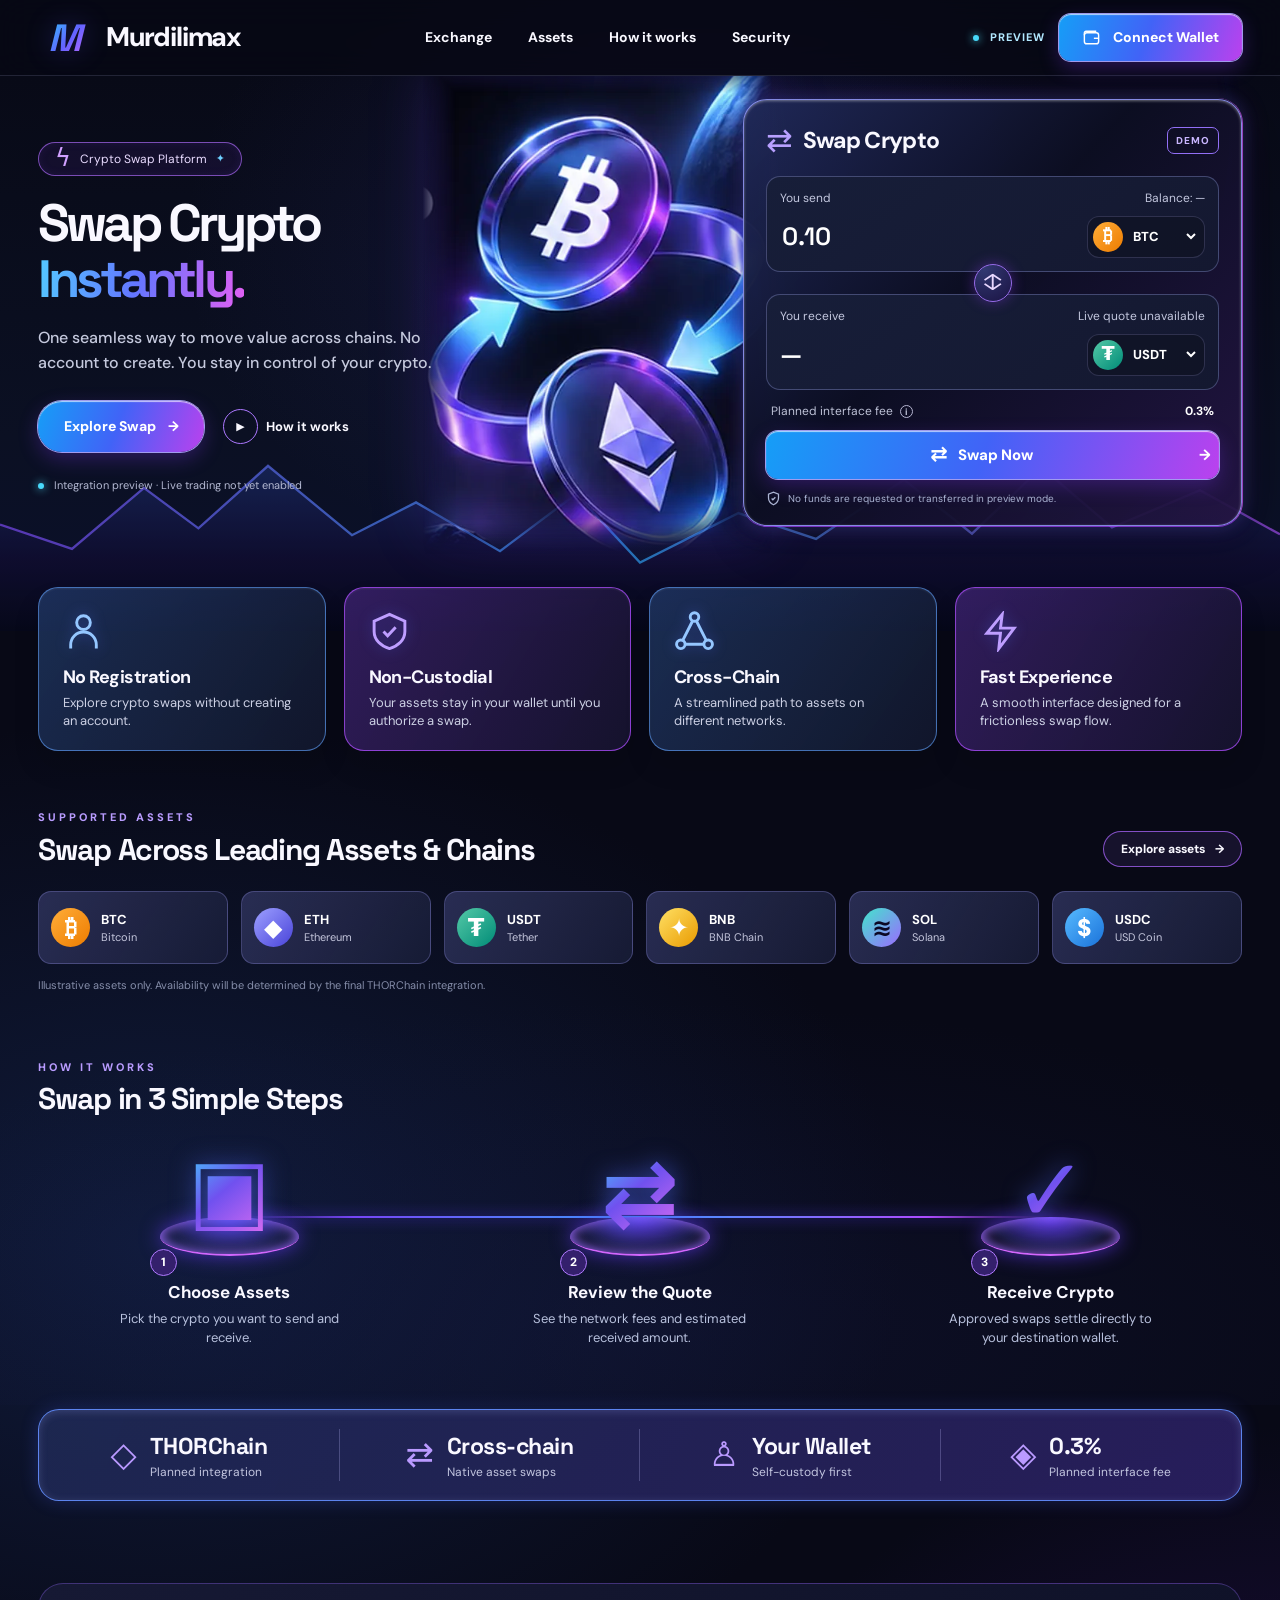
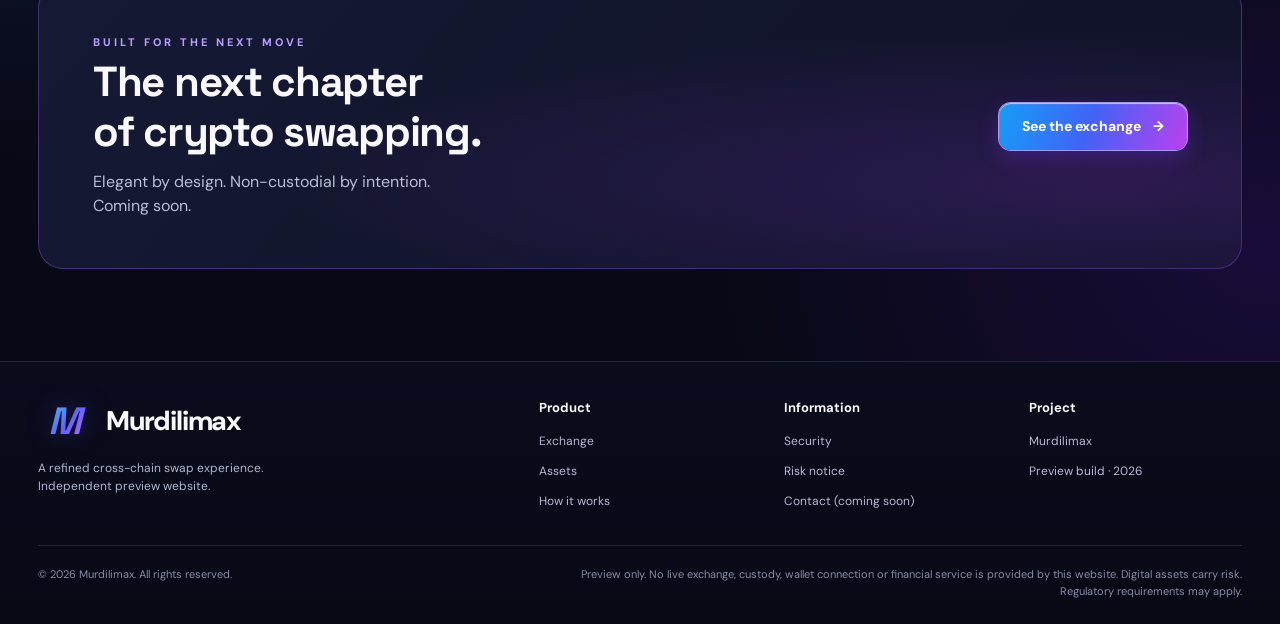
<file: index.html>
<!DOCTYPE html>
<html lang="en">
<head>
  <meta charset="UTF-8" />
  <meta name="viewport" content="width=device-width, initial-scale=1" />
  <meta name="theme-color" content="#070815" />
  <meta name="description" content="Murdilimax Swap — a premium non-custodial cross-chain crypto swap experience. Preview mode. Powered by future THORChain integration." />
  <title>Murdilimax — Cross-chain crypto swaps</title>
  <link rel="icon" href="[data-uri]" type="image/svg+xml" />
  <link rel="preconnect" href="https://fonts.googleapis.com" />
  <link rel="preconnect" href="https://fonts.gstatic.com" crossorigin />
  <link href="https://fonts.googleapis.com/css2?family=DM+Sans:wght@400;500;600;700;800&family=Space+Grotesk:wght@400;500;600;700&display=swap" rel="stylesheet" />
  <style>:root{--bg:#080916;--bg2:#0c1023;--text:#f9f8ff;--muted:#b9bdd5;--stroke:rgba(165,150,239,.32);--purple:#ae5dff;--blue:#36b8ff;--cyan:#47cfff;--r:22px}*{box-sizing:border-box}html{scroll-behavior:smooth}body{margin:0;color:var(--text);background:radial-gradient(ellipse 1000px 700px at 12% 56%,#101b3b 0%,transparent 75%),radial-gradient(ellipse 800px 600px at 100% 83%,#1a0c39 0%,transparent 70%),var(--bg);font-family:'DM Sans',system-ui,-apple-system,sans-serif;line-height:1.5;overflow-x:hidden}a{color:inherit;text-decoration:none}button,input,select{font:inherit}button{cursor:pointer}button:focus-visible,select:focus-visible,input:focus-visible,a:focus-visible{outline:2px solid #7dd7ff;outline-offset:4px}p,h1,h2,h3{margin-top:0}.container{width:min(1240px,calc(100% - 76px));margin-inline:auto}.site-glow{position:absolute;top:0;left:0;width:100%;height:950px;background:radial-gradient(ellipse 46% 36% at 54% 21%,rgba(89,56,213,.17),transparent 78%);pointer-events:none}.header{height:76px;border-bottom:1px solid rgba(178,185,231,.16);background:rgba(7,9,20,.76);backdrop-filter:blur(16px);position:relative;z-index:20}.nav{height:100%;display:flex;align-items:center;justify-content:space-between;gap:24px}.brand{display:inline-flex;align-items:center;gap:15px;font-size:27px;font-weight:800;letter-spacing:-1.2px;white-space:nowrap}.brand-icon{display:inline-flex;align-items:center;justify-content:center;font-family:'Space Grotesk',sans-serif;font-size:38px;font-weight:700;width:53px;height:46px;font-style:italic;line-height:1;background:linear-gradient(130deg,#1ee9ff,#6363ff 56%,#da6aff);background-clip:text;-webkit-background-clip:text;color:transparent;filter:drop-shadow(0 0 13px rgba(96,84,255,.3))}.nav-links{display:flex;align-items:center;gap:36px;font-size:14px;font-weight:700}.nav-links a{transition:color .2s}.nav-links a:hover{color:var(--cyan)}.nav-actions{display:flex;align-items:center;gap:14px}.preview-pill{font-size:11px;color:#b2e9ff;font-weight:800;letter-spacing:1px;text-transform:uppercase}.preview-pill i,.status-dot{display:inline-block;width:6px;height:6px;border-radius:50%;background:#48d9fa;margin-right:7px;box-shadow:0 0 9px #4bdeff}.btn{display:inline-flex;align-items:center;justify-content:center;gap:12px;border:none;color:#fff;border-radius:12px;padding:13px 23px;font-weight:800;font-size:14px;white-space:nowrap;transition:transform .2s,box-shadow .2s}.btn:hover{transform:translateY(-2px);box-shadow:0 0 28px rgba(153,76,253,.48)}.btn-gradient{background:linear-gradient(110deg,#159ef7 0%,#4163f7 48%,#bb41ee 100%);box-shadow:inset 0 1px 1px rgba(255,255,255,.65),0 0 0 1px rgba(174,170,255,.9),0 7px 20px rgba(126,54,237,.3)}.btn svg{width:19px;height:19px}.btn-big{min-width:166px;min-height:51px;border-radius:24px}.hamburger{display:none;appearance:none;border:none;background:transparent;padding:10px}.hamburger span{display:block;width:23px;height:2px;background:#fff;margin:4px 0}.hero{position:relative;min-height:555px;isolation:isolate;overflow:hidden;background:radial-gradient(ellipse 45% 80% at 48% 30%,rgba(54,55,144,.2),transparent 75%),linear-gradient(180deg,#080a17 0%,#0b1023 65%,#0a102b 100%)}.hero-grid{display:grid;grid-template-columns:1fr .66fr 1.15fr;align-items:center;gap:0;position:relative;z-index:3;min-height:470px;padding-top:23px;padding-bottom:74px}.planet{position:absolute;z-index:0;top:-260px;left:46%;width:640px;height:640px;border-radius:50%;background:radial-gradient(circle at 15% 85%,rgba(63,125,246,.3),rgba(20,29,83,.32) 22%,transparent 59%);box-shadow:inset 13px 0 24px rgba(88,130,255,.08),-12px 3px 30px rgba(15,84,255,.11)}.hero-copy{z-index:5;position:relative;padding-top:10px;margin-right:-45px}.eyebrow-pill{display:inline-flex;align-items:center;gap:9px;padding:7px 16px;border:1px solid rgba(177,110,255,.65);background:rgba(72,35,135,.18);box-shadow:inset 0 0 10px rgba(118,80,214,.1);border-radius:28px;font-size:12px;color:#e9dbff}.spark{font-size:24px;line-height:.7;color:#d0a0ff}.tiny-star{font-size:11px;color:#6ecfff}.hero h1{font-family:'Space Grotesk',sans-serif;font-size:clamp(47px,4.1vw,68px);font-weight:700;letter-spacing:-3.8px;line-height:1.08;margin:19px 0 18px}.hero h1 span{background:linear-gradient(100deg,#53cbff 0%,#6376ff 48%,#e25ff3 100%);background-clip:text;-webkit-background-clip:text;color:transparent}.lead{max-width:395px;font-size:16px;font-weight:500;color:#c5c9dd;line-height:1.56;margin-bottom:25px}.hero-cta{display:flex;gap:19px;align-items:center;flex-wrap:wrap}.video-link{font-size:13px;font-weight:700;display:flex;align-items:center;gap:8px}.video-link:hover{color:#b0dcff}.play-circle{display:inline-grid;place-items:center;width:35px;height:35px;border:1px solid #ac78ff;border-radius:50%;font-size:11px}.hero-caption{font-size:11px;color:#b4b9d2;margin-top:25px}.hero-illustration{z-index:2;position:relative;height:425px;margin-left:-70px;margin-right:-72px;pointer-events:none}.hero-illustration img{position:absolute;width:350px;max-width:none;height:498px;object-fit:cover;left:50%;top:49%;transform:translate(-50%,-50%);filter:drop-shadow(0 0 30px rgba(95,49,224,.3))}.art-glow{position:absolute;inset:10% 0;background:radial-gradient(ellipse,rgba(48,45,210,.12),transparent 65%);z-index:-1}.swap-widget{z-index:5;margin-left:8px;padding:23px 22px 19px;border-radius:24px;position:relative;background:linear-gradient(133deg,rgba(33,42,90,.95),rgba(12,14,34,.98) 44%,rgba(36,21,68,.94));border:1px solid rgba(151,158,255,.85);box-shadow:0 1px 3px rgba(255,255,255,.4) inset,0 0 18px rgba(74,127,255,.2),0 0 30px rgba(180,56,239,.15),12px 12px 50px rgba(0,0,0,.33)}.swap-widget:after{content:'';position:absolute;inset:-2px;border-radius:25px;border-right:1px solid rgba(223,91,255,.65);border-bottom:1px solid rgba(173,60,255,.65);pointer-events:none}.swap-head{display:flex;justify-content:space-between;align-items:center;margin-bottom:18px}.swap-head-title{display:flex;align-items:center;gap:10px}.swap-head-title h2{font-size:23px;letter-spacing:-.7px;margin:0}.swap-head-icon{color:#b8a0ff;font-size:32px;line-height:1}.tag-preview{font-size:10px;letter-spacing:1px;font-weight:800;border:1px solid #926ff6;color:#c9b6ff;padding:5px 8px;border-radius:7px}.swap-input-card{background:linear-gradient(145deg,#171e39,#141830);border:1px solid rgba(144,151,219,.37);border-radius:14px;padding:12px 13px 13px}.field-heading{display:flex;justify-content:space-between;font-size:12px;color:#c3c7de;gap:8px}.field-heading label{cursor:pointer}.amount-row{display:flex;justify-content:space-between;align-items:center;gap:6px;margin-top:9px}.amount-row input,.amount-row output{min-width:0;max-width:65%;font-family:'Space Grotesk',sans-serif;color:white;font-size:25px;font-weight:600;outline:none;border:0;background:none}.amount-row input::selection{background:#8b5df6}.amount-row output{display:inline-block}.token-select{background:rgba(15,19,37,.8);display:flex;align-items:center;border:1px solid rgba(136,135,188,.26);border-radius:12px;padding:5px;gap:6px}.token-icon,.coin-badge{display:grid;place-items:center;border-radius:50%;font-weight:900;font-size:19px;color:#fff;width:30px;height:30px;flex:0 0 auto}.btc{background:linear-gradient(135deg,#ffad39,#ed7c00)}.eth{background:linear-gradient(135deg,#9da0ff,#4943d9)}.usdt{background:linear-gradient(135deg,#54c9a7,#008b77)}.usdc{background:linear-gradient(135deg,#57baff,#1a72da)}.bnb{background:linear-gradient(135deg,#ffe064,#e99a00)}.sol{background:linear-gradient(135deg,#42e6cc,#9b6aff);color:#0c0825}.token-select select{color:#fff;border:0;background:transparent;font-weight:800;font-size:13px;outline:none;width:70px;cursor:pointer}.token-select option{color:#151729;background:white}.swap-reverse{display:block;margin:-8px auto;position:relative;z-index:4;width:38px;height:38px;border-radius:50%;color:#e9d8ff;font-size:23px;line-height:1;background:radial-gradient(circle at 25% 10%,#323972,#1b1444);border:1px solid #976bea;box-shadow:0 0 14px rgba(141,58,243,.4)}.fee-line{display:flex;align-items:center;justify-content:space-between;font-size:12px;padding:12px 5px 11px;color:#bdc1d6}.fee-line strong{color:white}.info-dot{display:inline-grid;place-items:center;border-radius:50%;border:1px solid #b5b5d1;width:13px;height:13px;font-size:9px;font-weight:800;margin-left:4px}.swap-submit{width:100%;padding:13px 8px;border-radius:12px;font-size:15px;gap:10px}.swap-submit>span:last-child{margin-left:auto}.swap-arrow{margin-left:auto;font-size:21px;line-height:1}.swap-note{margin:12px 0 0;display:flex;gap:7px;align-items:center;font-size:10px;color:#abb4d3}.swap-note svg{width:15px;height:15px;flex:0 0 auto}.mountains{position:absolute;z-index:1;bottom:0;left:0;width:100%;height:175px;opacity:.8;pointer-events:none}.mountains svg{width:100%;height:100%}.features{display:grid;grid-template-columns:repeat(4,1fr);gap:18px;position:relative;z-index:4;margin-top:-44px}.feature-card{padding:23px 24px 20px;min-height:156px;border-radius:20px;border:1px solid rgba(99,164,255,.6);background:linear-gradient(125deg,rgba(38,67,119,.63),rgba(19,25,47,.82));box-shadow:inset 0 1px 2px rgba(255,255,255,.08),0 16px 27px rgba(0,0,0,.12)}.feature-card.violet{border-color:rgba(174,78,255,.75);background:linear-gradient(120deg,rgba(69,38,125,.68),rgba(23,20,48,.86))}.feature-icon{width:42px;height:48px;color:#95c7ff;filter:drop-shadow(0 0 7px rgba(82,110,255,.4))}.feature-card.violet .feature-icon{color:#be9eff}.feature-icon svg{height:41px;width:41px}.feature-card h3{font-size:18px;margin:5px 0 3px;letter-spacing:-.55px}.feature-card p{font-size:13px;color:#ccd0e4;line-height:1.38;margin-bottom:0}.assets-section{padding-top:58px}.section-overline{color:#b99cff;font-size:11px;letter-spacing:3px;font-weight:800;margin-bottom:6px}.section-title-row{display:flex;align-items:center;justify-content:space-between;gap:18px}.assets-section h2,.steps-section h2,.final-cta h2{font-family:'Space Grotesk',sans-serif;letter-spacing:-1.3px;font-size:30px;line-height:1.18;margin:0}.outline-link{font-size:12px;font-weight:800;padding:8px 17px;border:1px solid rgba(168,101,251,.75);border-radius:24px;white-space:nowrap;background:rgba(56,40,96,.3)}.outline-link:hover{background:rgba(110,56,198,.4)}.outline-link span{padding-left:7px}.assets-row{display:grid;grid-template-columns:repeat(6,minmax(0,1fr));gap:13px;margin-top:24px}.asset-tile{display:flex;gap:11px;align-items:center;padding:13px 12px;min-width:0;min-height:73px;color:#fff;text-align:left;border:1px solid rgba(119,120,191,.42);border-radius:13px;background:linear-gradient(120deg,rgba(43,47,86,.94),rgba(25,30,57,.83));transition:transform .2s,border-color .2s,box-shadow .2s}.asset-tile:hover{transform:translateY(-3px);border-color:#a889ff;box-shadow:0 8px 22px #090c27}.coin-badge{width:39px;height:39px;font-size:24px}.asset-label{min-width:0;display:flex;flex-direction:column}.asset-label b{font-size:13px}.asset-label small{font-size:11px;color:#c4c6dc;white-space:nowrap}.assets-disclaimer{font-size:11px;color:#858da9;margin:13px 0 0}.steps-section{padding:65px 0 57px;position:relative;overflow:hidden;background:radial-gradient(ellipse 70% 80% at 50% 82%,rgba(23,28,73,.35),transparent 100%)}.steps-flow{position:relative;display:grid;grid-template-columns:repeat(3,1fr);gap:28px;margin-top:15px}.flow-line{position:absolute;width:68%;height:2px;left:16%;top:84px;background:linear-gradient(90deg,transparent,#7645f7 15%,#3d9dff 50%,#ad4bff 85%,transparent);box-shadow:0 0 13px #563aff}.step{position:relative;text-align:center;min-width:0}.step-visual{position:relative;width:155px;height:140px;margin:0 auto -5px;display:grid;place-items:center}.step-orbit{position:absolute;bottom:16px;left:5%;width:90%;height:39px;border-radius:50%;background:radial-gradient(ellipse at 50% 0%,#603bec,rgba(33,35,89,.65) 60%,transparent 70%);box-shadow:0 0 20px rgba(99,55,238,.7),inset 0 0 13px #9e6aff;border-bottom:2px solid #d367ff}.step-emoji{position:relative;z-index:2;display:grid;place-items:center;width:87px;height:84px;margin-bottom:26px;background:linear-gradient(140deg,#3fd0ff,#7051ef 48%,#db6cf2);background-clip:text;-webkit-background-clip:text;color:transparent;font-size:88px;line-height:1;font-weight:800;filter:drop-shadow(0 0 12px rgba(76,99,235,.65))}.step-arrows{font-size:93px}.step-num{display:grid;place-items:center;position:relative;z-index:2;margin:-23px auto 4px;transform:translateX(-66px);width:27px;height:27px;border:1px solid #b17aff;background:#34206c;color:white;border-radius:50%;font-size:12px;font-weight:800}.step h3{font-size:17px;margin:0 0 5px}.step p{font-size:13px;color:#b8c1dd;max-width:220px;margin:0 auto;line-height:1.45}.stats-section{display:grid;grid-template-columns:repeat(4,1fr);margin-top:4px;padding:19px 0;border:1px solid rgba(99,142,255,.9);border-radius:21px;background:linear-gradient(110deg,rgba(32,42,86,.85),rgba(43,32,100,.88));box-shadow:inset 0 2px 8px rgba(163,176,255,.22),0 0 18px rgba(74,98,254,.24)}.stat{padding:0 23px;display:flex;gap:13px;justify-content:center;align-items:center;border-right:1px solid rgba(174,172,235,.3)}.stat:last-child{border:0}.stat-symbol{font-size:34px;color:#ba9aff;line-height:1}.stat strong{display:block;font-family:'Space Grotesk',sans-serif;font-size:23px;font-weight:700;letter-spacing:-.5px;white-space:nowrap}.stat small{font-size:12px;color:#c2c5df;display:block}.final-cta{margin-top:82px;margin-bottom:92px;padding:50px 54px;border-radius:25px;display:flex;justify-content:space-between;align-items:center;gap:30px;background:radial-gradient(ellipse at 90% 70%,rgba(148,55,218,.22),transparent 55%),linear-gradient(130deg,#161934,#0e1127);border:1px solid rgba(134,95,230,.38)}.final-cta h2{font-size:42px}.final-cta p{color:var(--muted);margin:14px 0 0}.footer{background:linear-gradient(180deg,#0a0b1c,#070915);border-top:1px solid rgba(118,129,190,.24)}.footer-grid{padding:36px 0 35px;display:grid;grid-template-columns:2.2fr repeat(3,1fr);gap:32px}.footer-about p{font-size:12px;color:#aeb6ce;max-width:260px;margin:15px 0}.footer-col{display:flex;flex-direction:column;gap:12px;font-size:12px}.footer-col b{font-size:13px;margin-bottom:2px}.footer-col a:hover{color:#8ebaff}.footer-col a,.footer-preview{color:#b7b9d2}.footer-bottom{border-top:1px solid rgba(128,135,174,.22);padding:20px 0 25px;display:flex;gap:40px;justify-content:space-between;color:#858ba5;font-size:11px}.footer-bottom p{margin:0}.footer-bottom p:last-child{max-width:680px;text-align:right}.modal-backdrop{position:fixed;inset:0;z-index:200;background:rgba(4,5,16,.82);backdrop-filter:blur(14px);display:none;align-items:center;justify-content:center;padding:24px}.modal-backdrop.active{display:flex}.modal-card{width:min(100%,460px);padding:35px;background:linear-gradient(140deg,#202957,#11142d 70%,#27163b);border:1px solid #776adb;border-radius:26px;position:relative;box-shadow:0 28px 75px rgba(0,0,0,.7),0 0 42px rgba(98,73,221,.26);text-align:center}.modal-close{position:absolute;right:15px;top:10px;color:#d0d2e8;background:transparent;border:0;font-size:30px}.modal-icon{margin:0 auto 10px;font-size:45px;width:60px;height:60px;display:grid;place-items:center;background:linear-gradient(145deg,#3e57b0,#743c9d);border-radius:17px}.modal-kicker{font-size:10px;letter-spacing:2px;color:#bfa8ff;font-weight:800}.modal-card h2{font-size:28px;line-height:1.15;margin:9px 0 13px}.modal-card p{font-size:14px;color:#c4c8e0}.modal-ok{margin-top:11px;min-width:150px}
@media(max-width:1160px){.container{width:min(100% - 48px,1100px)}.brand{font-size:24px}.nav-links{gap:21px}.preview-pill{display:none}.hero-grid{grid-template-columns:1fr .5fr 1.06fr;gap:0}.hero h1{font-size:clamp(44px,4.8vw,62px)}.hero-illustration img{width:300px;height:427px}.hero-illustration{margin-inline:-48px}.swap-widget{padding:20px 17px 17px}.feature-card{padding:19px 18px}.stat{padding-inline:12px}.stat strong{font-size:20px}}
@media(max-width:900px){.header{height:72px}.hamburger{display:block}.nav-actions{margin-left:auto}.nav-links{display:none;position:absolute;top:72px;left:0;right:0;flex-direction:column;align-items:stretch;gap:0;background:#11152a;padding:12px 25px;box-shadow:0 15px 35px #050613}.nav-links.open{display:flex}.nav-links a{padding:12px;border-bottom:1px solid #333652}.hero-grid{grid-template-columns:1fr 1fr;min-height:590px;gap:20px;padding-block:44px 100px}.hero-copy{margin:0}.hero-illustration{position:absolute;top:54px;left:29%;width:36%;height:330px;opacity:.65;margin:0}.hero-illustration img{height:420px;width:295px}.swap-widget{grid-column:2;grid-row:1;margin:0}.hero-copy{grid-column:1;grid-row:1}.lead{max-width:350px}.features{grid-template-columns:repeat(2,1fr);margin-top:-57px}.assets-row{grid-template-columns:repeat(3,1fr)}.stats-section{grid-template-columns:repeat(2,1fr);gap:12px}.stat:nth-child(2){border-right:0}.stat:nth-child(-n+2){border-bottom:1px solid rgba(174,172,235,.22);padding-bottom:12px}.footer-grid{grid-template-columns:2fr 1fr 1fr}.footer-col:last-child{display:none}}
@media(max-width:640px){.container{width:calc(100% - 32px)}.header{height:68px}.brand{font-size:21px;gap:6px}.brand-icon{font-size:33px;width:36px;height:40px}.nav-links{top:68px}.nav-actions .btn-wallet{padding:11px 12px;border-radius:10px;font-size:0}.nav-actions .btn-wallet svg{width:20px;height:20px}.nav-actions .btn-wallet span{display:none}.hero{min-height:auto}.hero-grid{display:flex;flex-direction:column;gap:30px;align-items:stretch;padding:42px 0 102px;min-height:0}.hero-copy{padding:0}.hero h1{font-size:clamp(48px,13vw,67px);margin:17px 0 13px}.lead{max-width:94%;font-size:14px}.hero-caption{margin-top:18px}.hero-illustration{display:none}.swap-widget{width:100%;padding:22px 17px}.mountains{height:135px}.features{gap:12px;margin-top:-52px}.feature-card{padding:16px 14px;min-height:156px;border-radius:16px}.feature-icon{height:40px}.feature-icon svg{width:35px;height:35px}.feature-card h3{font-size:15px}.feature-card p{font-size:11px}.assets-section{padding-top:50px}.section-title-row{align-items:flex-start;flex-direction:column;gap:14px}.assets-section h2,.steps-section h2{font-size:27px}.assets-row{grid-template-columns:repeat(2,1fr);gap:10px;margin-top:19px}.asset-tile{padding:10px;min-height:66px}.coin-badge{width:36px;height:36px}.steps-section{padding:58px 0 45px}.steps-flow{display:flex;flex-direction:column;gap:25px}.flow-line{display:none}.step-visual{height:126px}.step-num{margin-top:-25px}.step p{max-width:260px}.stats-section{margin-top:5px;gap:8px}.stat{padding:8px 7px;gap:6px;justify-content:flex-start}.stat-symbol{font-size:22px}.stat strong{font-size:15px}.stat small{font-size:10px}.final-cta{padding:28px 22px;margin-top:55px;margin-bottom:70px;display:block}.final-cta h2{font-size:32px}.final-cta p{font-size:13px}.final-cta .btn{margin-top:23px}.footer-grid{grid-template-columns:1.2fr 1fr;gap:22px;padding-top:30px}.footer-about{grid-column:span 2}.footer-col:last-child{display:none}.footer-bottom{flex-direction:column;gap:12px}.footer-bottom p:last-child{text-align:left}.modal-card{padding:30px 23px}}
@media(prefers-reduced-motion:reduce){html{scroll-behavior:auto}*,*:before,*:after{transition:none!important;animation:none!important}}
</style>
</head>
<body>
  <div class="site-glow" aria-hidden="true"></div>
  <header class="header" id="top">
    <nav class="nav container" aria-label="Main navigation">
      <a class="brand" href="#top" aria-label="Murdilimax home"><span class="brand-icon" aria-hidden="true">M</span><span>Murdilimax</span></a>
      <div class="nav-links" id="nav-links">
        <a href="#exchange">Exchange</a><a href="#assets">Assets</a><a href="#how-it-works">How it works</a><a href="#security">Security</a>
      </div>
      <div class="nav-actions"><span class="preview-pill"><i></i> Preview</span><button class="btn btn-gradient btn-wallet" data-open-modal="true"><svg viewBox="0 0 24 24" fill="none" stroke="currentColor" stroke-width="1.8"><rect x="3" y="6" width="18" height="14" rx="3"/><path d="M3 9V6a2 2 0 0 1 2-2h13"/><path d="M15 13h6"/></svg><span>Connect Wallet</span></button></div>
      <button class="hamburger" id="hamburger" aria-label="Open menu" aria-expanded="false" aria-controls="nav-links"><span></span><span></span><span></span></button>
    </nav>
  </header>

  <main>
    <section class="hero" id="exchange">
      <div class="planet" aria-hidden="true"></div>
      <div class="container hero-grid">
        <div class="hero-copy">
          <div class="eyebrow-pill"><span class="spark">ϟ</span> Crypto Swap Platform <span class="tiny-star">✦</span></div>
          <h1>Swap Crypto<br /><span>Instantly.</span></h1>
          <p class="lead">One seamless way to move value across chains. No account to create. You stay in control of your crypto.</p>
          <div class="hero-cta"><a class="btn btn-gradient btn-big" href="#swap-widget">Explore Swap <span aria-hidden="true">→</span></a><a class="video-link" href="#how-it-works"><span class="play-circle">▶</span> How it works</a></div>
          <div class="hero-caption"><span class="status-dot"></span> Integration preview · Live trading not yet enabled</div>
        </div>
        <div class="hero-illustration" aria-hidden="true"><img src="[data-uri]" alt="" /><div class="art-glow"></div></div>
        <section class="swap-widget" id="swap-widget" aria-label="Crypto exchange preview">
          <div class="swap-head"><div class="swap-head-title"><span class="swap-head-icon">⇄</span><h2>Swap Crypto</h2></div><span class="tag-preview">DEMO</span></div>
          <div class="swap-input-card"><div class="field-heading"><label for="send-amount">You send</label><span>Balance: —</span></div><div class="amount-row"><input id="send-amount" inputmode="decimal" type="text" value="0.10" aria-label="Amount to send" /><div class="token-select"><span id="send-icon" class="token-icon btc">₿</span><select id="send-currency" aria-label="Send currency"><option value="BTC">BTC</option><option value="ETH">ETH</option><option value="USDT">USDT</option><option value="USDC">USDC</option><option value="BNB">BNB</option><option value="SOL">SOL</option></select></div></div></div>
          <button type="button" class="swap-reverse" id="swap-reverse" aria-label="Reverse asset direction">↕</button>
          <div class="swap-input-card receive-card"><div class="field-heading"><label for="receive-amount">You receive</label><span>Live quote unavailable</span></div><div class="amount-row"><output id="receive-amount" aria-label="Amount received">—</output><div class="token-select"><span id="receive-icon" class="token-icon usdt">₮</span><select id="receive-currency" aria-label="Receive currency"><option value="USDT" selected>USDT</option><option value="BTC">BTC</option><option value="ETH">ETH</option><option value="USDC">USDC</option><option value="BNB">BNB</option><option value="SOL">SOL</option></select></div></div></div>
          <div class="fee-line"><span>Planned interface fee <span class="info-dot" title="The fee shown is a planned rate. Actual quotes and commissions depend on the final integration.">i</span></span><strong>0.3%</strong></div>
          <button class="btn btn-gradient swap-submit" data-open-modal="true"><span class="swap-arrow">⇄</span> Swap Now <span aria-hidden="true">→</span></button>
          <p class="swap-note"><svg viewBox="0 0 24 24" fill="none" stroke="currentColor" stroke-width="2"><path d="M12 22s8-4 8-11V5l-8-3-8 3v6c0 7 8 11 8 11Z"/><path d="m9 12 2 2 4-4"/></svg>No funds are requested or transferred in preview mode.</p>
        </section>
      </div>
      <div class="mountains" aria-hidden="true"><svg viewBox="0 0 1600 230" preserveAspectRatio="none"><defs><linearGradient id="mountainfill" x1="0" y1="0" x2="0" y2="1"><stop stop-color="#18275d"/><stop offset=".55" stop-color="#100d31"/><stop offset="1" stop-color="#060716"/></linearGradient><linearGradient id="ridgetop"><stop stop-color="#834cff"/><stop offset=".5" stop-color="#31acff"/><stop offset="1" stop-color="#af52ff"/></linearGradient></defs><path d="M0 90 L90 122 180 42 248 95 335 13 440 104 520 61 625 125 720 50 800 140 923 75 1020 109 1130 31 1215 102 1302 15 1390 94 1500 45 1600 103 1600 230 0 230Z" fill="url(#mountainfill)"/><path d="M0 90 L90 122 180 42 248 95 335 13 440 104 520 61 625 125 720 50 800 140 923 75 1020 109 1130 31 1215 102 1302 15 1390 94 1500 45 1600 103" fill="none" stroke="url(#ridgetop)" stroke-width="3" opacity=".8"/></svg></div>
    </section>

    <section class="features container" id="security" aria-label="Platform advantages">
      <div class="feature-card blue"><div class="feature-icon"><svg viewBox="0 0 24 24" fill="none" stroke="currentColor" stroke-width="1.7"><circle cx="12" cy="6.8" r="4"/><path d="M4.5 22v-2.2a7.5 7.5 0 0 1 15 0V22"/></svg></div><h3>No Registration</h3><p>Explore crypto swaps without creating an account.</p></div>
      <div class="feature-card violet"><div class="feature-icon"><svg viewBox="0 0 24 24" fill="none" stroke="currentColor" stroke-width="1.7"><path d="M12 2 21 6v6c0 5-4 8.5-9 10-5-1.5-9-5-9-10V6Z"/><path d="m8.5 12 2.4 2.5 4.7-5"/></svg></div><h3>Non-Custodial</h3><p>Your assets stay in your wallet until you authorize a swap.</p></div>
      <div class="feature-card blue"><div class="feature-icon"><svg viewBox="0 0 24 24" fill="none" stroke="currentColor" stroke-width="1.7"><circle cx="12" cy="3.5" r="2.5"/><circle cx="4" cy="19.5" r="2.5"/><circle cx="20" cy="19.5" r="2.5"/><path d="m10.8 6-5.6 11m8-11 5.6 11M6.5 19.5h11"/></svg></div><h3>Cross-Chain</h3><p>A streamlined path to assets on different networks.</p></div>
      <div class="feature-card violet"><div class="feature-icon"><svg viewBox="0 0 24 24" fill="none" stroke="currentColor" stroke-width="1.7"><path d="m13 2-9 11h8l-1 9 9-12h-8l1-8Z"/></svg></div><h3>Fast Experience</h3><p>A smooth interface designed for a frictionless swap flow.</p></div>
    </section>

    <section class="assets-section container" id="assets">
      <div class="section-overline">SUPPORTED ASSETS</div><div class="section-title-row"><h2>Swap Across Leading Assets &amp; Chains</h2><a class="outline-link" href="#swap-widget">Explore assets <span>→</span></a></div>
      <div class="assets-row">
        <button class="asset-tile" data-asset="BTC"><span class="coin-badge btc">₿</span><span class="asset-label"><b>BTC</b><small>Bitcoin</small></span></button>
        <button class="asset-tile" data-asset="ETH"><span class="coin-badge eth">◆</span><span class="asset-label"><b>ETH</b><small>Ethereum</small></span></button>
        <button class="asset-tile" data-asset="USDT"><span class="coin-badge usdt">₮</span><span class="asset-label"><b>USDT</b><small>Tether</small></span></button>
        <button class="asset-tile" data-asset="BNB"><span class="coin-badge bnb">✦</span><span class="asset-label"><b>BNB</b><small>BNB Chain</small></span></button>
        <button class="asset-tile" data-asset="SOL"><span class="coin-badge sol">≋</span><span class="asset-label"><b>SOL</b><small>Solana</small></span></button>
        <button class="asset-tile" data-asset="USDC"><span class="coin-badge usdc">$</span><span class="asset-label"><b>USDC</b><small>USD Coin</small></span></button>
      </div>
      <p class="assets-disclaimer">Illustrative assets only. Availability will be determined by the final THORChain integration.</p>
    </section>

    <section class="steps-section" id="how-it-works"><div class="container"><div class="section-overline">HOW IT WORKS</div><h2>Swap in 3 Simple Steps</h2><div class="steps-flow"><div class="flow-line" aria-hidden="true"></div><div class="step"><div class="step-visual"><div class="step-orbit"></div><div class="step-emoji">▣</div></div><span class="step-num">1</span><h3>Choose Assets</h3><p>Pick the crypto you want to send and receive.</p></div><div class="step"><div class="step-visual"><div class="step-orbit"></div><div class="step-emoji step-arrows">⇄</div></div><span class="step-num">2</span><h3>Review the Quote</h3><p>See the network fees and estimated received amount.</p></div><div class="step"><div class="step-visual"><div class="step-orbit"></div><div class="step-emoji">✓</div></div><span class="step-num">3</span><h3>Receive Crypto</h3><p>Approved swaps settle directly to your destination wallet.</p></div></div></div></section>

    <section class="stats-section container"><div class="stat"><span class="stat-symbol">◇</span><span><strong>THORChain</strong><small>Planned integration</small></span></div><div class="stat"><span class="stat-symbol">⇄</span><span><strong>Cross-chain</strong><small>Native asset swaps</small></span></div><div class="stat"><span class="stat-symbol">♙</span><span><strong>Your Wallet</strong><small>Self-custody first</small></span></div><div class="stat"><span class="stat-symbol">◈</span><span><strong>0.3%</strong><small>Planned interface fee</small></span></div></section>

    <section class="final-cta container"><div><div class="section-overline">BUILT FOR THE NEXT MOVE</div><h2>The next chapter<br />of crypto swapping.</h2><p>Elegant by design. Non-custodial by intention.<br />Coming soon.</p></div><a href="#swap-widget" class="btn btn-gradient">See the exchange <span>→</span></a></section>
  </main>

  <footer class="footer"><div class="container footer-grid"><div class="footer-about"><a class="brand" href="#top"><span class="brand-icon">M</span><span>Murdilimax</span></a><p>A refined cross-chain swap experience. Independent preview website.</p></div><div class="footer-col"><b>Product</b><a href="#exchange">Exchange</a><a href="#assets">Assets</a><a href="#how-it-works">How it works</a></div><div class="footer-col"><b>Information</b><a href="#security">Security</a><a href="#disclaimer">Risk notice</a><a href="mailto:support@example.invalid" id="support-link">Contact (coming soon)</a></div><div class="footer-col"><b>Project</b><a href="#top">Murdilimax</a><span class="footer-preview">Preview build · 2026</span></div></div><div class="container footer-bottom" id="disclaimer"><p>© <span id="copyright-year">2026</span> Murdilimax. All rights reserved.</p><p>Preview only. No live exchange, custody, wallet connection or financial service is provided by this website. Digital assets carry risk. Regulatory requirements may apply.</p></div></footer>

  <div class="modal-backdrop" id="preview-modal" aria-hidden="true" role="presentation"><div class="modal-card" role="dialog" aria-modal="true" aria-labelledby="modal-heading"><button class="modal-close" id="modal-close" aria-label="Close dialog">×</button><div class="modal-icon">⚡</div><div class="modal-kicker">MURDILIMAX PREVIEW</div><h2 id="modal-heading">Something good is coming.</h2><p>This is a design preview. Wallet connections and swaps will be enabled only after the integration is configured, tested and legally reviewed. Never send funds to addresses shown by an unfinished site.</p><button class="btn btn-gradient modal-ok" id="modal-ok">Got it</button></div></div>
  <script>/* Murdilimax Swap preview interactions. No wallet connection or transaction is performed. */
(function(){
  'use strict';
  const $=id=>document.getElementById(id);
  const tokenSymbols={BTC:'₿',ETH:'◆',USDT:'₮',USDC:'$',BNB:'✦',SOL:'≋'};
  const tokenClass={BTC:'btc',ETH:'eth',USDT:'usdt',USDC:'usdc',BNB:'bnb',SOL:'sol'};
  const send=$('send-currency'),receive=$('receive-currency'),sendIcon=$('send-icon'),receiveIcon=$('receive-icon');
  const amount=$('send-amount'),result=$('receive-amount');
  function update(){
    sendIcon.textContent=tokenSymbols[send.value];receiveIcon.textContent=tokenSymbols[receive.value];
    sendIcon.className='token-icon '+tokenClass[send.value];receiveIcon.className='token-icon '+tokenClass[receive.value];
    // A real quote MUST come from an approved, verified swap integration.
    result.textContent='—';
    result.setAttribute('title','No live rate is available in preview mode');
  }
  $('swap-reverse').addEventListener('click',()=>{const old=send.value;send.value=receive.value;receive.value=old;update();});
  send.addEventListener('change',()=>{if(send.value===receive.value){const old=receive.value;receive.value=send.value==='BTC'?'ETH':'BTC';if(receive.value===send.value)receive.value=old;}update();});
  receive.addEventListener('change',()=>{if(receive.value===send.value){send.value=receive.value==='BTC'?'ETH':'BTC';}update();});
  amount.addEventListener('input',()=>{const sanitized=amount.value.replace(/[^\d.,]/g,'').replace(',','.');if(sanitized!==amount.value)amount.value=sanitized;result.textContent='—';});
  document.querySelectorAll('[data-asset]').forEach(tile=>tile.addEventListener('click',()=>{const t=tile.dataset.asset;if(t!==send.value){send.value=t;update();}document.querySelector('#swap-widget').scrollIntoView({behavior:'smooth',block:'center'});}));
  const menu=$('nav-links'),menuToggle=$('hamburger');menuToggle.addEventListener('click',()=>{const isOpen=menu.classList.toggle('open');menuToggle.setAttribute('aria-expanded',String(isOpen));});menu.querySelectorAll('a').forEach(a=>a.addEventListener('click',()=>{menu.classList.remove('open');menuToggle.setAttribute('aria-expanded','false');}));
  const modal=$('preview-modal');let lastFocus=null;
  function openModal(){lastFocus=document.activeElement;modal.classList.add('active');modal.setAttribute('aria-hidden','false');document.body.style.overflow='hidden';$('modal-close').focus();}
  function closeModal(){modal.classList.remove('active');modal.setAttribute('aria-hidden','true');document.body.style.overflow='';lastFocus?.focus();}
  document.querySelectorAll('[data-open-modal]').forEach(btn=>btn.addEventListener('click',openModal));
  $('modal-close').addEventListener('click',closeModal);$('modal-ok').addEventListener('click',closeModal);
  modal.addEventListener('click',e=>{if(e.target===modal)closeModal();});
  document.addEventListener('keydown',e=>{if(e.key==='Escape'&&modal.classList.contains('active'))closeModal();if(e.key==='Tab'&&modal.classList.contains('active')){const targets=Array.from(modal.querySelectorAll('button'));if(e.shiftKey&&document.activeElement===targets[0]){e.preventDefault();targets[targets.length-1].focus();}else if(!e.shiftKey&&document.activeElement===targets[targets.length-1]){e.preventDefault();targets[0].focus();}}});
  $('support-link').addEventListener('click',e=>{e.preventDefault();openModal();});
  $('copyright-year').textContent=new Date().getFullYear();
  update();
})();
</script>
</body></html>
</file>
